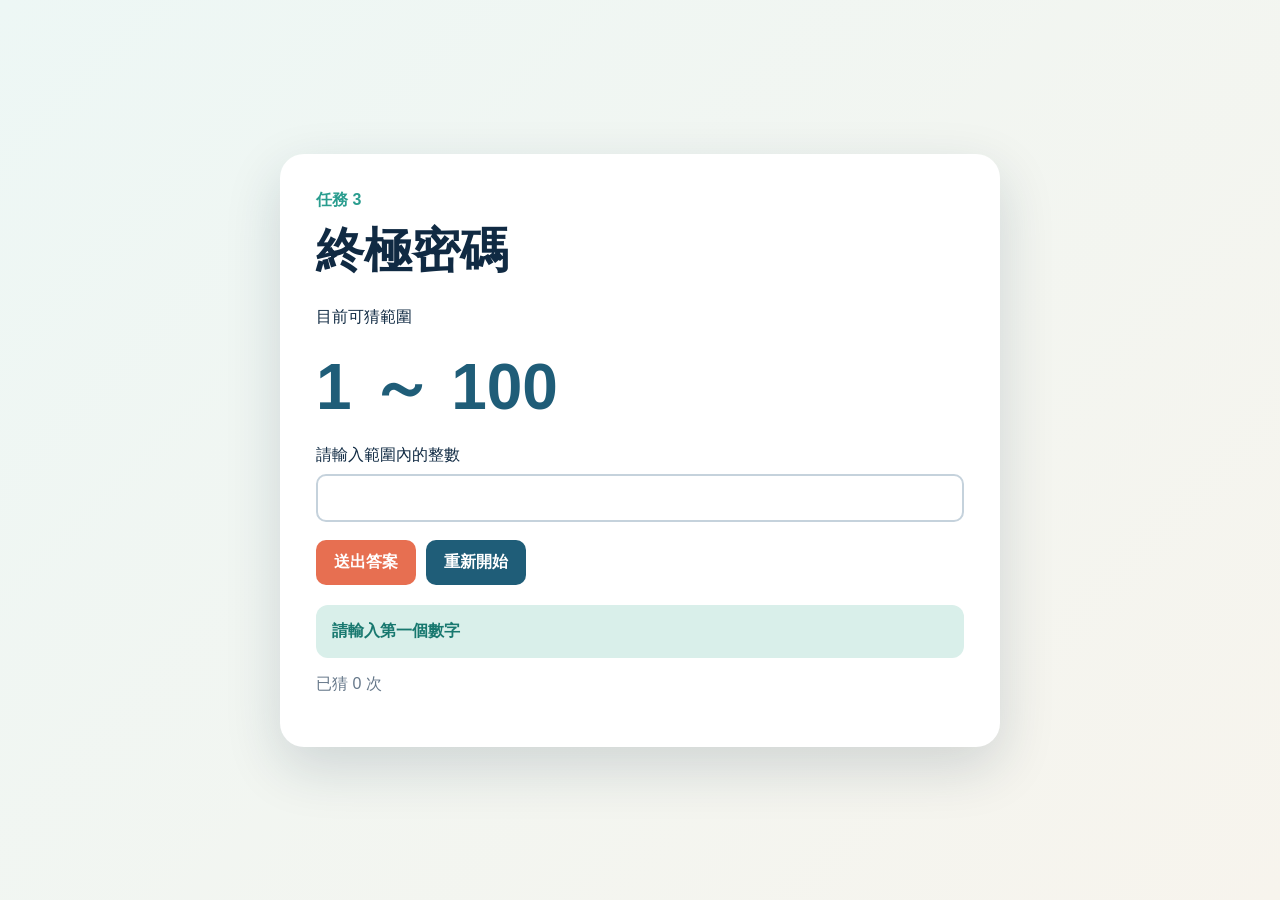
<file: index.html>
<!DOCTYPE html>
<html lang="zh-Hant">
<head>
  <meta charset="UTF-8" />
  <meta http-equiv="refresh" content="0; url=index1112.html" />
  <meta name="viewport" content="width=device-width, initial-scale=1.0" />
  <title>跳轉到 index1112</title>
  <style>
    body {
      margin: 0;
      min-height: 100vh;
      display: grid;
      place-items: center;
      font-family: "Microsoft JhengHei", sans-serif;
      background: #f4f7fb;
      color: #1f2937;
    }
    .box {
      text-align: center;
      padding: 32px 40px;
      border-radius: 18px;
      background: white;
      box-shadow: 0 10px 30px rgba(0,0,0,0.08);
    }
    a {
      color: #2563eb;
      text-decoration: none;
      font-weight: 700;
    }
  </style>
</head>
<body>
  <div class="box">
    <p>正在轉到終極密碼頁面...</p>
    <p><a href="index1112.html">點這裡直接前往 index1112</a></p>
  </div>
</body>
</html>
</file>
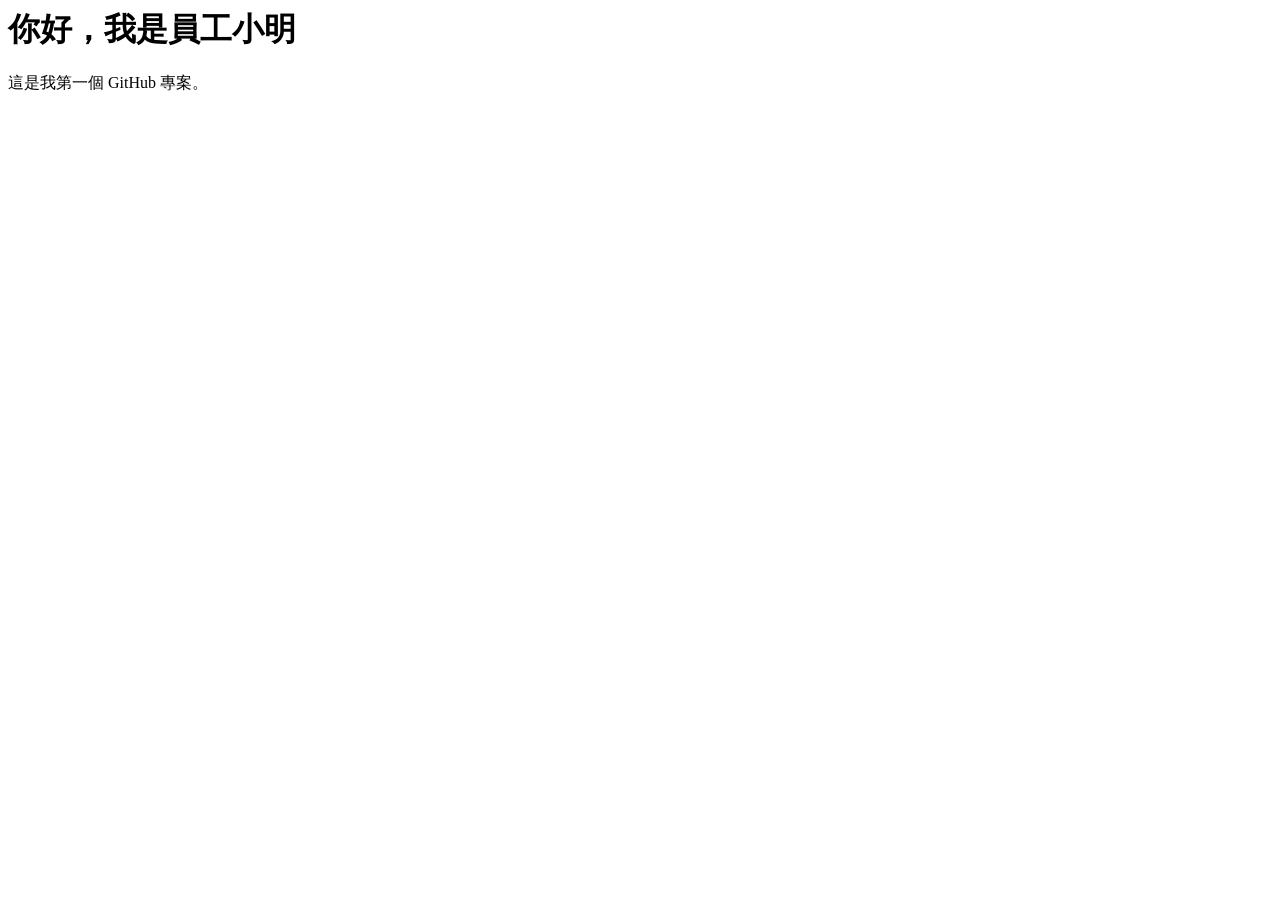
<file: index 1001.html>
<html lang="zh-Hant">
<head>
<meta charset="utf-8">
<meta name="viewport" content="width=device-width, initial-scale=1-1">
<title>我的第一個網站</title>
</head>
<body>
<h1>你好，我是員工小明</h1>
<p>這是我第一個 GitHub 專案。</p>
</body>
</html>
</file>
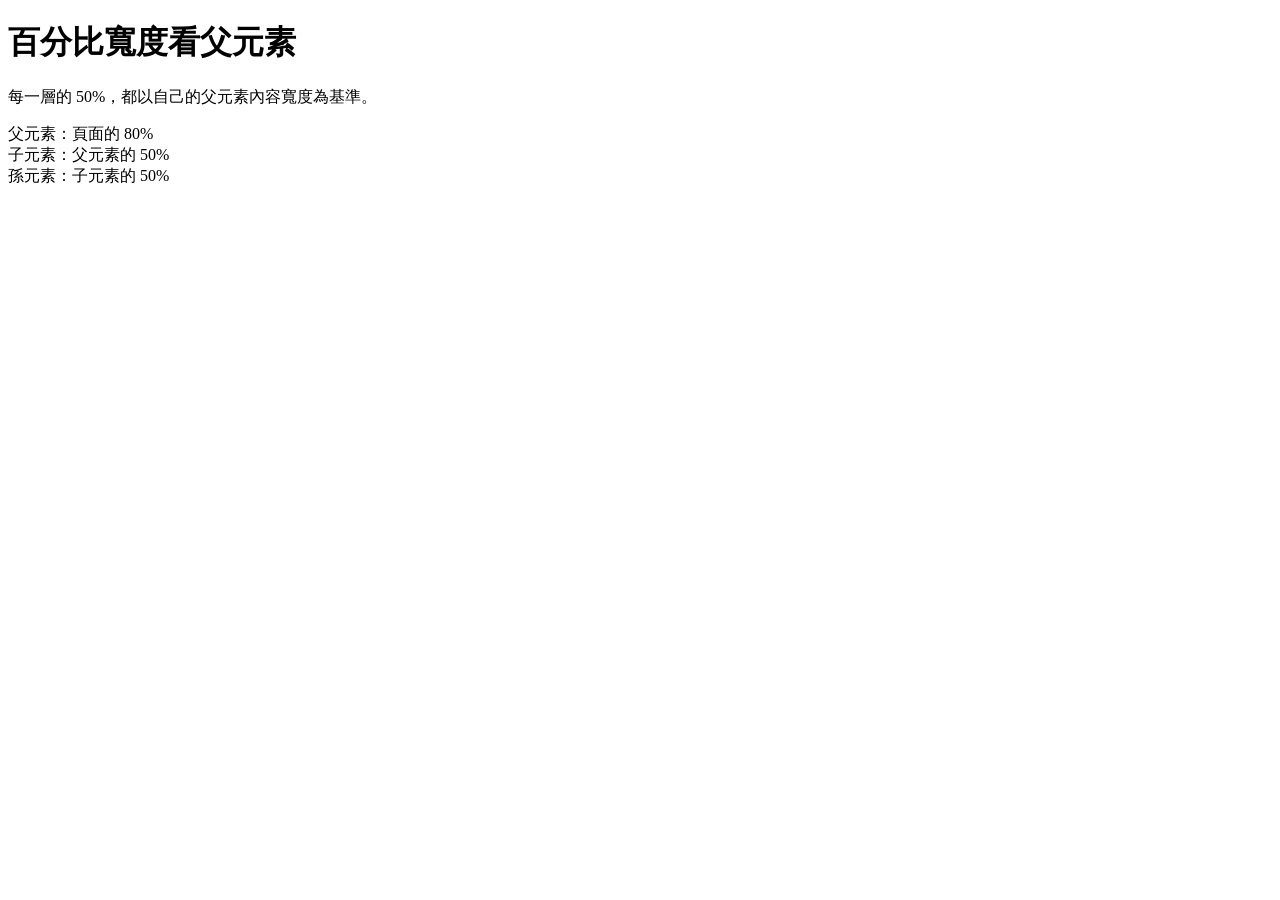
<file: index copy.html>
<!DOCTYPE html>
<html lang="zh-Hant">
<head>
  <meta charset="UTF-8">
  <meta name="viewport" content="width=device-width, initial-scale=1.0">
  <title>百分比寬度示範</title>
  

  
</head>
<body>
  <h1>百分比寬度看父元素</h1>
  <p>每一層的 50%，都以自己的父元素內容寬度為基準。</p>

  <div class="parent">
    父元素：頁面的 80%
    <div class="child">
      子元素：父元素的 50%
      <div class="grandchild">
        孫元素：子元素的 50%
      </div>
    </div>
  </div>
</body>
</html>
</file>
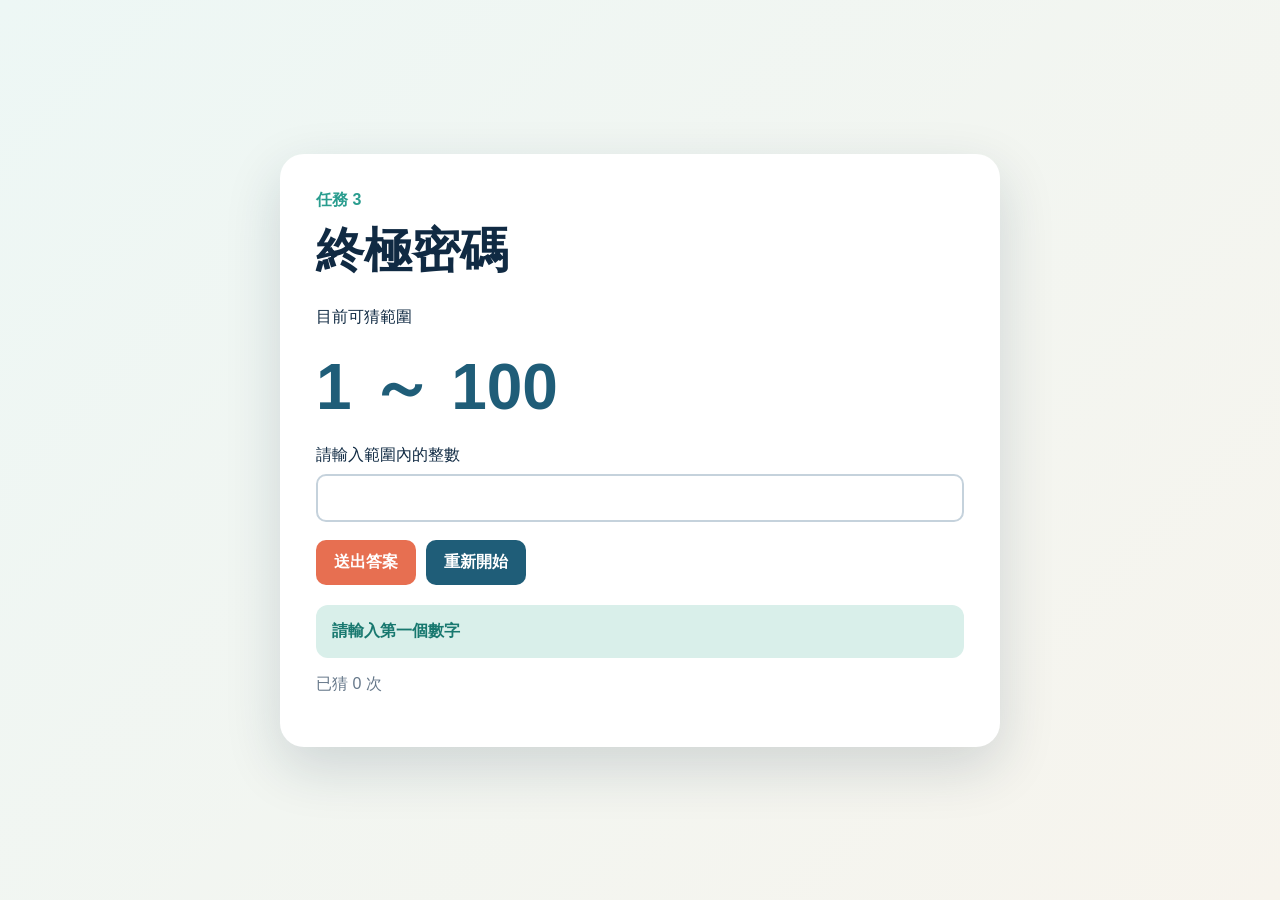
<file: index1112.html>
<!DOCTYPE html>
<html lang="zh-Hant">
  <head>
    <meta charset="UTF-8" />
    <meta name="viewport" content="width=device-width, initial-scale=1.0" />
    <title>終極密碼</title>
    <link rel="stylesheet" href="index1112.css" />
    <script src="index1112.js" defer></script>
  </head>
  <body>
    <main class="app">
      <p class="eyebrow">任務 3</p>
      <h1>終極密碼</h1>
      <p>目前可猜範圍</p>
      <div id="range" class="range">1 ～ 100</div>

      <div class="field">
        <label for="guess">請輸入範圍內的整數</label>
        <input id="guess" type="number" />
      </div>

      <div class="button-row">
        <button id="guess-button">送出答案</button>
        <button id="reset-button" class="secondary">重新開始</button>
      </div>

      <p id="message" class="message">請輸入第一個數字</p>
      <p id="attempts" class="stats">已猜 0 次</p>
    </main>
  </body>
</html>
</file>
<file: index1112.css>
:root {
  --navy: #102a43;
  --blue: #1f5d78;
  --teal: #2a9d8f;
  --coral: #e76f51;
  --cream: #f7f4ed;
  --mint: #d9efea;
}

* {
  box-sizing: border-box;
}

body {
  margin: 0;
  min-height: 100vh;
  display: grid;
  place-items: center;
  padding: 24px;
  font-family: "Microsoft JhengHei", sans-serif;
  color: var(--navy);
  background: linear-gradient(135deg, #edf7f5, var(--cream));
}

button,
input {
  font: inherit;
}

.app {
  width: min(720px, 100%);
  padding: 36px;
  background: white;
  border-radius: 24px;
  box-shadow: 0 20px 55px rgba(16, 42, 67, 0.16);
}

.eyebrow {
  margin: 0 0 8px;
  color: var(--teal);
  font-weight: 700;
}

h1 {
  margin: 0 0 24px;
  font-size: clamp(32px, 6vw, 48px);
}

.field {
  display: grid;
  gap: 8px;
}

.number-grid {
  display: grid;
  grid-template-columns: 1fr 1fr;
  gap: 16px;
}

.button-row {
  display: flex;
  gap: 10px;
  flex-wrap: wrap;
  margin-top: 18px;
}

input {
  width: 100%;
  padding: 13px 15px;
  border: 2px solid #c5d2dc;
  border-radius: 10px;
}

input:focus {
  outline: 3px solid rgba(42, 157, 143, 0.2);
  border-color: var(--teal);
}

button {
  padding: 12px 18px;
  border: 0;
  border-radius: 10px;
  color: white;
  background: var(--coral);
  cursor: pointer;
  font-weight: 700;
  transition: transform 0.15s ease;
}

button.secondary {
  background: var(--blue);
}

button:hover {
  transform: translateY(-2px);
}

button:disabled {
  opacity: 0.45;
  cursor: not-allowed;
}

.range {
  margin: 14px 0;
  color: var(--blue);
  font-size: clamp(38px, 8vw, 64px);
  font-weight: 800;
}

.message {
  margin-top: 20px;
  padding: 16px;
  border-radius: 12px;
  background: var(--mint);
  color: #18786f;
  font-weight: 700;
}

.message.error {
  color: #a62c21;
  background: #fde4df;
}

.stats {
  margin-top: 14px;
  color: #66788a;
}
</file>
